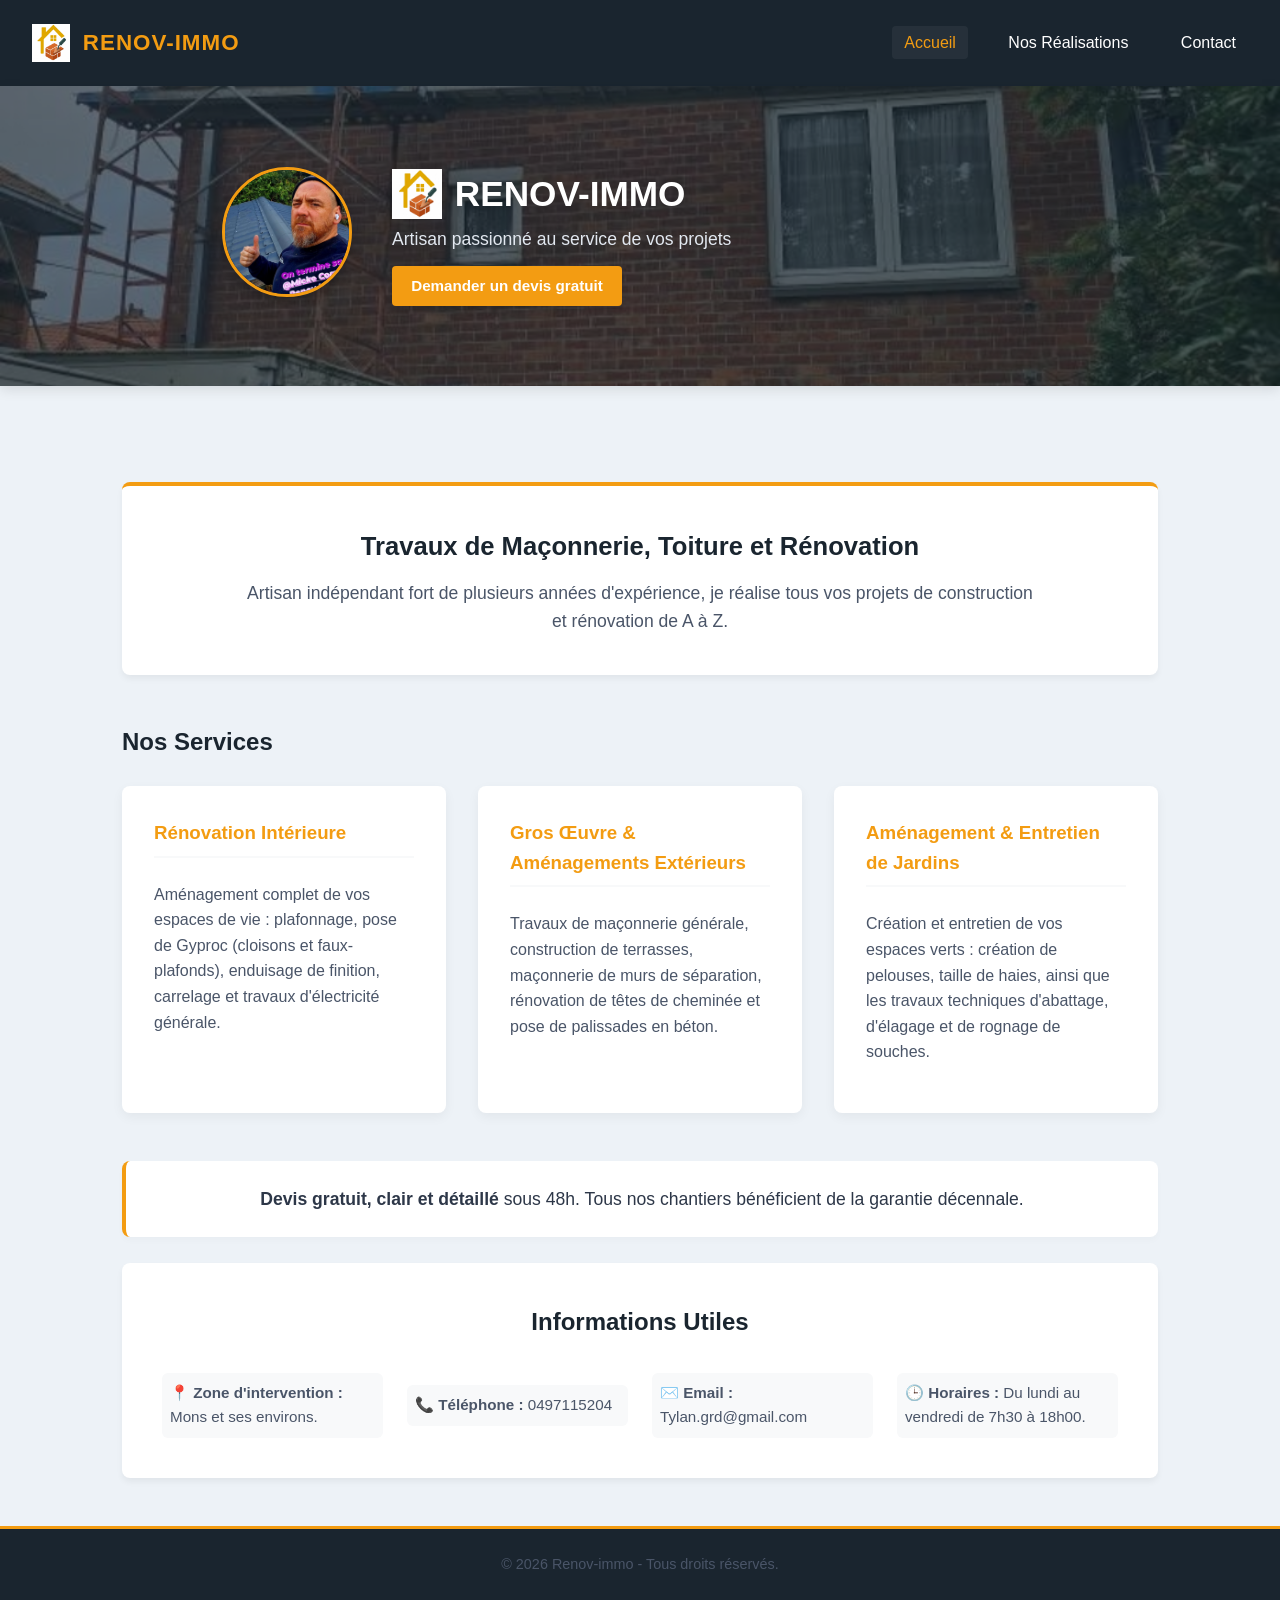
<file: index.html>
<!DOCTYPE html>
<html lang="fr">
<head>
    <meta charset="UTF-8">
    <meta name="viewport" content="width=device-width, initial-scale=1.0">
    <title>Menuiserie & Rénovation - RENOV-IMMO</title>
    <link rel="stylesheet" href="Style.css">
</head>
<body>

    <!--Navigation commune à toutes les pages-->
    <header>
            <div class="logo">
            <img src="images/logo-daron.jpg" alt="Logo RENOV-IMMO" class="logo-img">
            RENOV-IMMO
            </div>
        <nav>
            <a href="index.html" class="active">Accueil</a>
            <a href="portfolio.html">Nos Réalisations</a>
            <a href="contact.html">Contact</a>
        </nav>
    </header>

    <!--Cont principal-->
           <!--La grande bannière animée avec la photo du daron-->
        <section class="hero-banner">
            <div class="banner-slider"></div>
            <div class="hero-content">
                <div class="hero-artisan">
                    <img src="images/padre.jpg" alt="Artisan fier de son travail" class="avatar-artisan">
                </div>
                <div class="hero-text">
                    <h1 class="banner-title">
                        <!--Le logo dans la bannière-->
                        <img src="images/logo-daron.jpg" alt="Logo RENOV'IMMO" class="logo-img-banner">
                        RENOV-IMMO
                    </h1>
                    <p>Artisan passionné au service de vos projets</p>
                    <a href="contact.html" class="hero-btn">Demander un devis gratuit</a>
                </div>

            </div>
        </section>

    <main>
        <!--Section accroche-->
        <section class="hero">
            <h1>Travaux de Maçonnerie, Toiture et Rénovation</h1>
            <p>Artisan indépendant fort de plusieurs années d'expérience, je réalise tous vos projets de construction et rénovation de A à Z.</p>
        </section>

        <!--Section Services-->
        <section class="services">
            <h2>Nos Services</h2>
            <div class="services-list">
                
                <!--Rénovation Intérieur-->
                <div class="service-card">
                    <h3>Rénovation Intérieure</h3>
                    <p>Aménagement complet de vos espaces de vie : plafonnage, pose de Gyproc (cloisons et faux-plafonds), enduisage de finition, carrelage et travaux d'électricité générale.</p>
                </div>

                <!--Rénovation Extérieure & Gros Oeuvre-->
                <div class="service-card">
                    <h3>Gros Œuvre & Aménagements Extérieurs</h3>
                    <p>Travaux de maçonnerie générale, construction de terrasses, maçonnerie de murs de séparation, rénovation de têtes de cheminée et pose de palissades en béton.</p>
                </div>

                <!--Aménagement de Jardins-->
                <div class="service-card">
                    <h3>Aménagement & Entretien de Jardins</h3>
                    <p>Création et entretien de vos espaces verts : création de pelouses, taille de haies, ainsi que les travaux techniques d'abattage, d'élagage et de rognage de souches.</p>
                </div>
                       
                </div>
            </div>
        </section>
 <div class="services-footer">
                            <p> <strong> Devis gratuit, clair et détaillé</strong> sous 48h. Tous nos chantiers bénéficient de la garantie décennale.</p>
                        </div>
                        <br>
        <!--Informations / Coordonnées-->
        <section class="infos-pratiques">
            <h2>Informations Utiles</h2>
            <p>📍 <strong>Zone d'intervention :</strong> Mons et ses environs.</p>
            <p>📞 <strong>Téléphone :</strong> 0497115204</p>
            <p>✉️ <strong>Email :</strong> Tylan.grd@gmail.com</p>
            <p>🕒 <strong>Horaires :</strong> Du lundi au vendredi de 7h30 à 18h00.</p>
        </section>
    </main>

    <!--Pied de page commun-->
    <footer>
        <!-- ATTENTION DEMANDER AU PROFESSEUR SI C'EST BON !!!-->
        <p>&copy; 2026 Renov-immo - Tous droits réservés.</p>
    </footer>

</body>
</html>
</file>
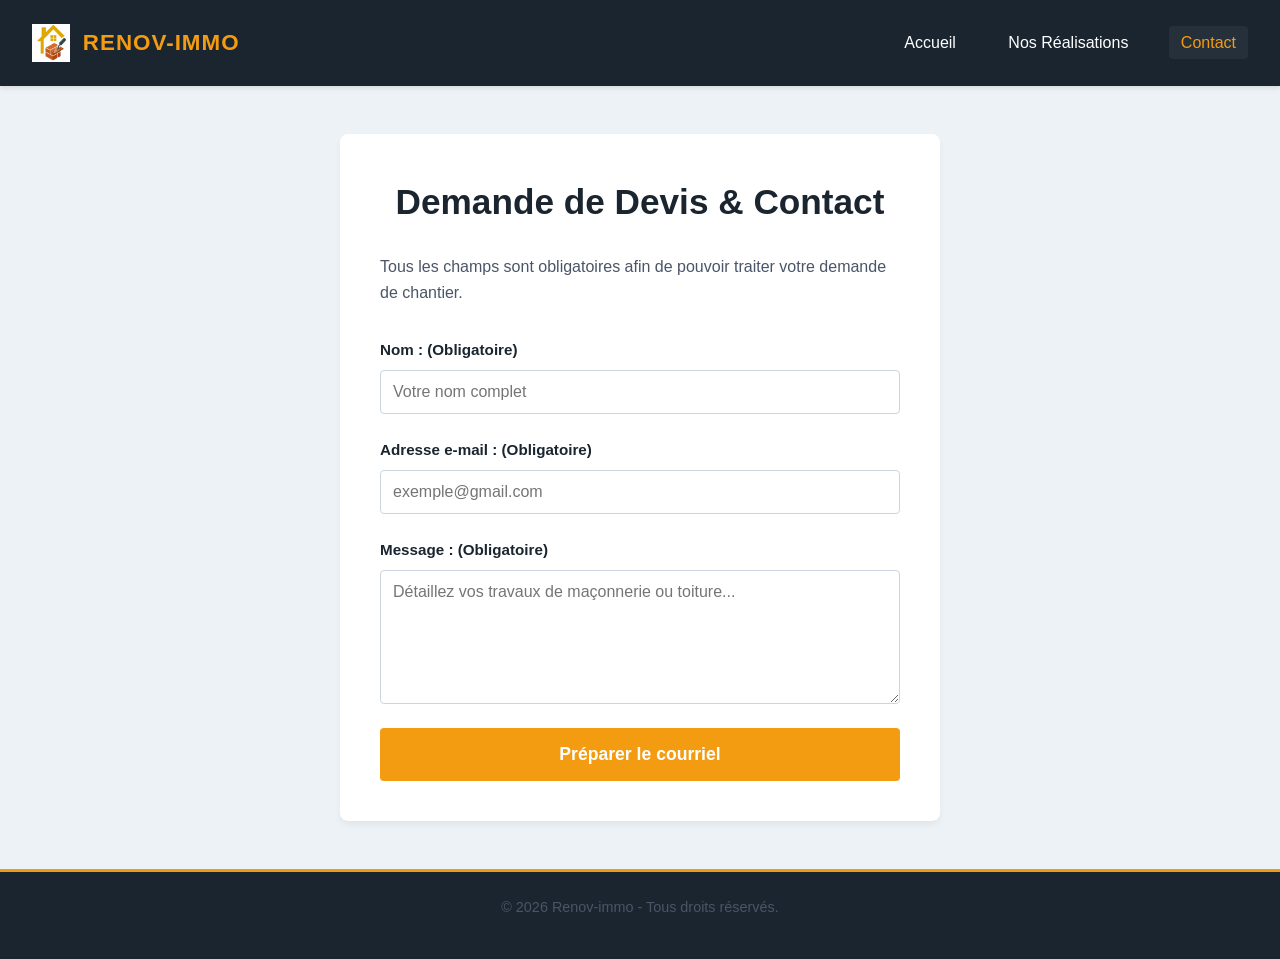
<file: contact.html>
<!DOCTYPE html>
<html lang="fr">
<head>
    <meta charset="UTF-8">
    <meta name="viewport" content="width=device-width, initial-scale=1.0">
    <title>Contactez-nous - Devis Gratuit RENOV-IMMO</title>
    <link rel="stylesheet" href="Style.css">
</head>
<body>

    <header>
            <div class="logo">
            <img src="images/logo-daron.jpg" alt="Logo RENOV-IMMO" class="logo-img">
            RENOV-IMMO
            </div>
        <nav>
            <a href="index.html">Accueil</a>
            <a href="portfolio.html">Nos Réalisations</a>
            <a href="contact.html" class="active">Contact</a>
        </nav>
    </header>

    <main>
        <section class="contact-section">
            <h1>Demande de Devis & Contact</h1>
            <p>Tous les champs sont obligatoires afin de pouvoir traiter votre demande de chantier.</p>

            <form id="formulaire-contact">
                <div class="form-group">
                    <label for="nom">Nom : (Obligatoire)</label>
                    <input type="text" id="nom" name="nom" required placeholder="Votre nom complet">
                </div>

                <div class="form-group">
                    <label for="email">Adresse e-mail : (Obligatoire)</label>
                    <input type="email" id="email" name="email" required placeholder="exemple@gmail.com">
                </div>

                <div class="form-group">
                    <label for="message">Message : (Obligatoire)</label>
                    <textarea id="message" name="message" rows="6" required placeholder="Détaillez vos travaux de maçonnerie ou toiture..."></textarea>
                </div>

                <button type="submit" class="submit-btn">Préparer le courriel</button>
            </form>
        </section>
    </main>

    <!--Pied de page commun-->
    <footer>
         <!-- N'OUBLIE PAS DE DEMANDER AU PROF-->
        <p>&copy; 2026 Renov-immo - Tous droits réservés.</p>
    </footer>

    <script src="contact.js" defer></script>
</body>
</html>
</file>
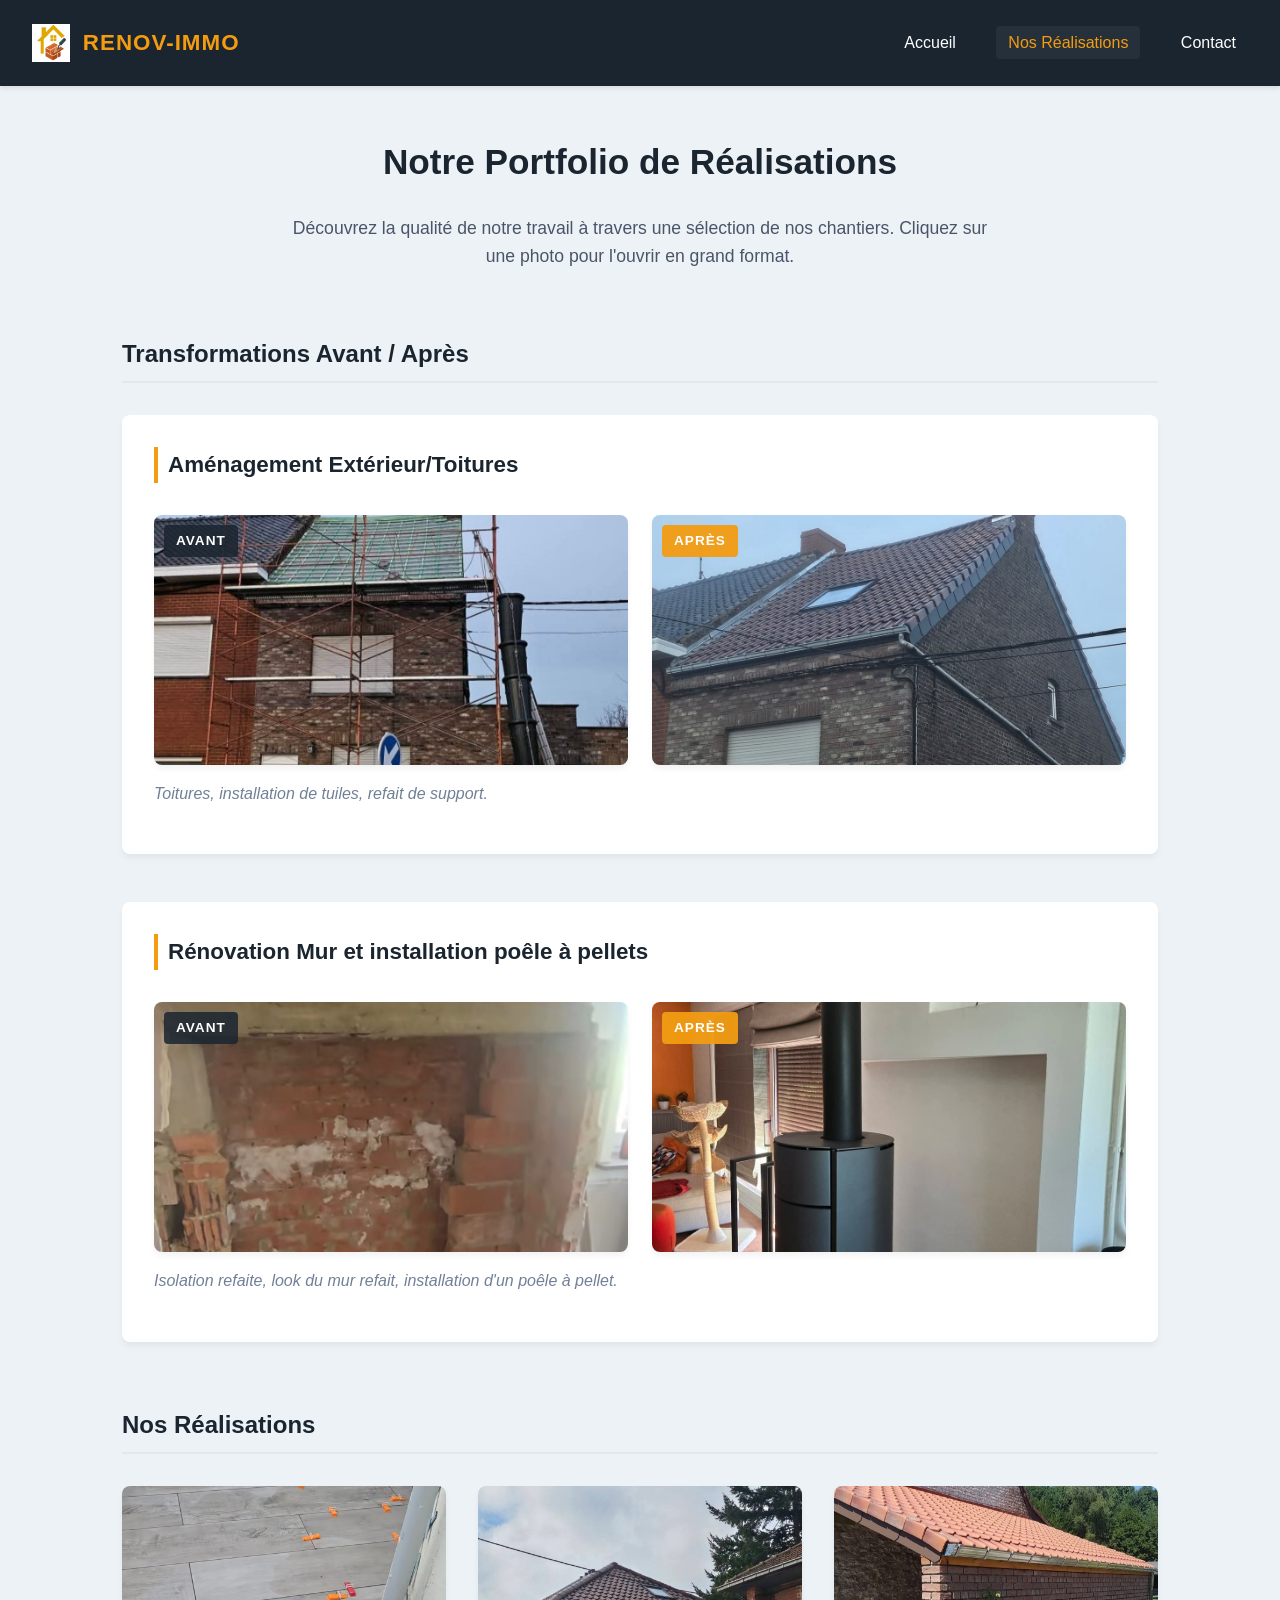
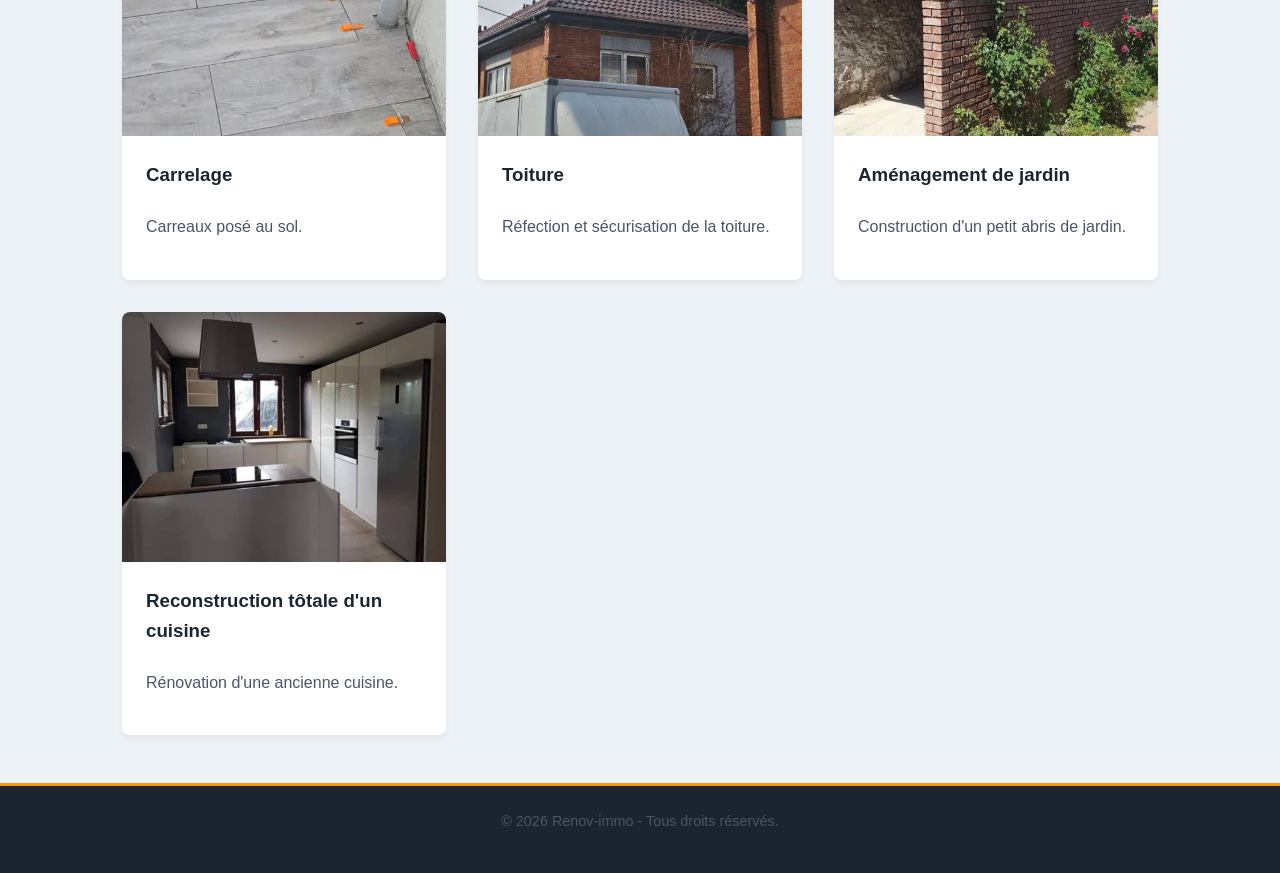
<file: portfolio.html>
<!DOCTYPE html>
<html>
<head>
    <meta charset="utf-8">
    <meta name="viewport" content="width=device-width, initial-scale=1">
   <title>Nos Réalisations - RENOV-IMMO</title>
    <link rel="stylesheet" href="Style.css">
</head>
<body>

    <!-- Navig -->
    <header>
            <div class="logo">
            <img src="images/logo-daron.jpg" alt="Logo RENOV-IMMO" class="logo-img">
            RENOV-IMMO
            </div>
        <nav>
            <a href="index.html">Accueil</a>
            <a href="portfolio.html" class="active">Nos Réalisations</a>
            <a href="contact.html">Contact</a>
        </nav>
    </header>

    <!-- Début du Main pour le Portfo -->
    <main>
        <section class="portfolio-section">
            <h1>Notre Portfolio de Réalisations</h1>
            <p class="intro-text">Découvrez la qualité de notre travail à travers une sélection de nos chantiers. Cliquez sur une photo pour l'ouvrir en grand format.</p>

            <!-- avant/arpès -->
            <h2 class="section-title">Transformations Avant / Après</h2>
            
            <!--proj 1 A/P-->
            <div class="chantier-block">
                <h3>Aménagement Extérieur/Toitures</h3>
                <div class="portfolio-grid grid-duo">
                    <div class="project-card avant">
                        <a href="images/toiture8.jpg" target="_blank" title="Voir en grand">
                            <img src="images/toiture8.jpg" alt="Toiture avant travaux">
                        </a>
                        <div class="badge-temps">Avant</div>
                    </div>
                    <div class="project-card apres">
                        <a href="images/toiture10.jpg" target="_blank" title="Voir en grand">
                            <img src="images/toiture10.jpg" alt="Toitures terminé avec tuiles installés">
                        </a>
                        <div class="badge-temps">Après</div>
                    </div>
                </div>
                <p class="chantier-desc">Toitures, installation de tuiles, refait de support.</p>
            </div>

            <!--proj 2 A/P-->
            <div class="chantier-block">
                <h3>Rénovation Mur et installation poêle à pellets</h3>
                <div class="portfolio-grid grid-duo">
                    <div class="project-card avant">
                        <a href="images/chauffage1.jpg" target="_blank" title="Voir en grand">
                            <img src="images/chauffage1.jpg" alt="Pièce avant travaux">
                        </a>
                        <div class="badge-temps">Avant</div>
                    </div>
                    <div class="project-card apres">
                        <a href="images/chauffage2.jpg" target="_blank" title="Voir en grand">
                            <img src="images/chauffage2.jpg" alt="Mur rénové avec installation poêle à pellets">
                        </a>
                        <div class="badge-temps">Après</div>
                    </div>
                </div>
                <p class="chantier-desc">Isolation refaite, look du mur refait, installation d'un poêle à pellet.</p>
            </div>

            <!--réalisation solo -->
            <h2 class="section-title">Nos Réalisations</h2>
            
            <!--grille pour photo-->
            <div class="portfolio-grid grid-galerie">
                
                <!--Photo Solo 1-->
                <div class="project-card">
                    <a href="images/carrelage.jpg" target="_blank" title="Voir en grand">
                        <img src="images/carrelage.jpg" alt="Mur de séparation en maçonnerie">
                    </a>
                    <div class="project-info">
                        <h3>Carrelage</h3>
                        <p>Carreaux posé au sol.</p>
                    </div>
                </div>

                <!--Photo Solo 2-->
                <div class="project-card">
                    <a href="images/toiture5.jpg" target="_blank" title="Voir en grand">
                        <img src="images/toiture5.jpg" alt="Rénovation de toiture et posse de tuiles">
                    </a>
                    <div class="project-info">
                        <h3>Toiture</h3>
                        <p>Réfection et sécurisation de la toiture.</p>
                    </div>
                </div>

                <!--Photo Solo 3-->
                <div class="project-card">
                    <a href="images/petitgarage4.jpg" target="_blank" title="Voir en grand">
                        <img src="images/petitgarage4.jpg" alt="Arbis construit">
                    </a>
                    <div class="project-info">
                        <h3>Aménagement de jardin</h3>
                        <p>Construction d'un petit abris de jardin.</p>
                    </div>
                </div>

                <!--Photo Solo 4-->
                <div class="project-card">
                    <a href="images/cuisine2.jpg" target="_blank" title="Voir en grand">
                        <img src="images/cuisine2.jpg" alt="Nouvelle cuisine">
                    </a>
                    <div class="project-info">
                        <h3>Reconstruction tôtale d'un cuisine</h3>
                        <p>Rénovation d'une ancienne cuisine.</p>
                    </div>
                </div>

            </div>
        </section>
    </main>
    <!--Fin du Main-->

    <!--Pied de page commun-->
    <footer>
         <!-- ATTENTION DEMANDER AU PROFESSEUR SI C'EST BON !!! OUBLIE PAS-->
        <p>&copy; 2026 Renov-immo - Tous droits réservés.</p>
    </footer>

</body>
</html>
</file>
<file: Style.css>
* {
    box-sizing: border-box;
    margin: 0;
    padding: 0;
}

body {
    font-family: 'Segoe UI', Roboto, Helvetica, Arial, sans-serif;
    line-height: 1.6;
    background-color: #edf2f7;
    color: #2d3748;
    display: flex;
    flex-direction: column;
    min-height: 100vh;
}


header {
    background-color: #1a252f;
    color: #ffffff;
    padding: 1.5rem 2rem;
    display: flex;
    justify-content: space-between;
    align-items: center;
    box-shadow: 0 2px 5px rgba(0,0,0,0.1);
}

header .logo {
    font-size: 1.4rem;
    font-weight: 700;
    letter-spacing: 1px;
    color: #f39c12;
}

header nav a {
    color: #ffffff;
    text-decoration: none;
    margin-left: 1.5rem;
    font-weight: 500;
    transition: color 0.3s ease;
    padding: 0.5rem 0.75rem;
    border-radius: 4px;
}

header nav a:hover, header nav a.active {
    color: #f39c12;
    background-color: rgba(255, 255, 255, 0.05);
}


main {
    flex: 1;
    padding: 3rem 2rem;
    max-width: 1100px;
    margin: 0 auto;
    width: 100%;
}

h1, h2, h3 {
    color: #1a252f;
    margin-bottom: 1.5rem;
}

h1 {
    font-size: 2.2rem;
    text-align: center;
}

p {
    margin-bottom: 1rem;
    color: #4a5568;
}


.hero-banner {
    position: relative;
    width: 100%;
    min-height: 300px;
    display: flex;
    align-items: center;
    justify-content: center;
    overflow: hidden;
    margin-bottom: 3rem;
    box-shadow: 0 4px 12px rgba(0,0,0,0.1);
}

.banner-slider {
    position: absolute;
    top: 0;
    left: 0;
    width: 100%;
    height: 100%;
    background-image: url('images/toiture2.jpg');
    background-size: cover;
    background-position: center;
    z-index: 1;
    animation: backgroundSlideshow 12s infinite ease-in-out;
}

.hero-banner::before {
    content: '';
    position: absolute;
    top: 0;
    left: 0;
    width: 100%;
    height: 100%;
    background-color: rgba(26, 37, 47, 0.65);
    z-index: 2;
}

.hero-content {
    position: relative;
    z-index: 3;
    display: flex;
    align-items: center;
    gap: 2.5rem;
    padding: 1rem 2rem;
    max-width: 900px;
    color: #ffffff;
    width: 100%;
}

.avatar-artisan {
    width: 130px;
    height: 130px;
    object-fit: cover;
    border-radius: 50%;
    border: 3px solid #f39c12;
    box-shadow: 0 4px 10px rgba(0,0,0,0.3);
}

.hero-text {
    text-align: left;
}

.hero-text h1 {
    color: #ffffff;
    text-align: left;
    margin-bottom: 0.2rem;
    font-size: 2.2rem;
}

.hero-text p {
    color: #e2e8f0;
    font-size: 1.1rem;
    margin: 0;
}

@keyframes backgroundSlideshow {
    0%, 100% { background-image: url('images/toiture9.jpg'); }
    33% { background-image: url('images/toiture7.jpg'); }
    66% { background-image: url('images/tuyaux1.jpg'); }
}

.hero {
    background-color: #ffffff;
    padding: 2.5rem;
    border-radius: 8px;
    text-align: center;
    box-shadow: 0 4px 6px rgba(0,0,0,0.05);
    margin-bottom: 3rem;
    border-top: 4px solid #f39c12;
}

.hero h1 {
    font-size: 1.6rem;
    color: #1a252f;
    margin-bottom: 0.75rem;
    text-align: center;
}

.hero p {
    font-size: 1.1rem;
    color: #4a5568;
    max-width: 800px;
    margin: 0 auto;
}

.hero-btn {
    display: inline-block;
    margin-top: 0.8rem;
    background-color: #f39c12;
    color: #ffffff;
    text-decoration: none;
    padding: 0.5rem 1.2rem;
    font-size: 0.95rem;
    font-weight: 600;
    border-radius: 4px;
    transition: background-color 0.2s ease, transform 0.2s ease;
    box-shadow: 0 4px 6px rgba(0, 0, 0, 0.1);
}
.hero-btn:hover {
    background-color: #d6860b;
    transform: translateY(-2px);
}

.services-list {
    display: grid;
    grid-template-columns: repeat(auto-fit, minmax(300px, 1fr));
    gap: 2rem;
    margin-bottom: 3rem;
}

.service-card {
    background: #ffffff;
    padding: 2rem;
    border-radius: 8px;
    box-shadow: 0 4px 12px rgba(0, 0, 0, 0.05); 
    transition: transform 0.3s ease, box-shadow 0.3s ease; 
}

.service-card:hover {
    transform: translateY(-5px); /* La carte monte légèrement */
    box-shadow: 0 10px 20px rgba(26, 37, 47, 0.12); 
}

.service-card h3 {
    color: #f39c12;
    border-bottom: 2px solid #f8f9fa;
    padding-bottom: 0.5rem;
}

.infos-pratiques {
    background: #ffffff;
    padding: 2.5rem;
    border-radius: 8px;
    box-shadow: 0 4px 6px rgba(0,0,0,0.05);
    display: grid;
    grid-template-columns: repeat(auto-fit, minmax(220px, 1fr)); 
    gap: 1.5rem;
    align-items: center;
}
.infos-pratiques h2 {
    grid-column: 1 / -1; 
    margin-bottom: 0.5rem;
    text-align: center;
}
.infos-pratiques p {
    margin: 0;
    padding: 0.5rem;
    background-color: #f8f9fa;
    border-radius: 6px;
    font-size: 0.95rem;
}


.services-footer {
    text-align: center;
    margin-top: 2rem;
    padding: 1.5rem;
    background-color: #fff;
    border-radius: 8px;
    box-shadow: 0 4px 6px rgba(0, 0, 0, 0.02);
    border-left: 4px solid #f39c12;
}

.services-footer p {
    margin: 0;
    font-size: 1.1rem;
    color: #2d3748;
}


.section-title {
    margin-top: 4rem;
    margin-bottom: 2rem;
    border-bottom: 2px solid #e2e8f0;
    padding-bottom: 0.5rem;
    color: #1a252f;
}

.intro-text {
    text-align: center;
    font-size: 1.1rem;
    max-width: 700px;
    margin: 0 auto 2rem auto;
}

.chantier-block {
    background: #ffffff;
    padding: 2rem;
    border-radius: 8px;
    box-shadow: 0 4px 6px rgba(0,0,0,0.05);
    margin-bottom: 3rem;
}

.chantier-block h3 {
    font-size: 1.4rem;
    color: #1a252f;
    border-left: 4px solid #f39c12;
    padding-left: 10px;
    margin-bottom: 1rem;
}

.chantier-desc {
    margin-top: 1rem;
    font-style: italic;
    color: #718096;
}

.portfolio-grid {
    display: grid;
    gap: 2rem;
    margin-top: 2rem;
}

.grid-duo {
    grid-template-columns: repeat(2, 1fr);
    gap: 1.5rem;
}

.grid-galerie {
    grid-template-columns: repeat(auto-fit, minmax(300px, 1fr));
}

.project-card {
    position: relative;
    background: #ffffff;
    border-radius: 8px;
    overflow: hidden;
    box-shadow: 0 4px 6px rgba(0,0,0,0.05);
}

.project-card img {
    width: 100%;
    height: 250px;
    object-fit: cover;
    display: block;
    transition: transform 0.3s ease;
}

.project-card:hover img {
    transform: scale(1.03);
}

.project-info {
    padding: 1.5rem;
}

.badge-temps {
    position: absolute;
    top: 10px;
    left: 10px;
    background-color: rgba(26, 37, 47, 0.85);
    color: #ffffff;
    padding: 5px 12px;
    font-weight: bold;
    font-size: 0.85rem;
    border-radius: 4px;
    text-transform: uppercase;
    letter-spacing: 1px;
    pointer-events: none;
}

.project-card.apres .badge-temps {
    background-color: rgba(243, 156, 18, 0.95);
}


.contact-section {
    max-width: 600px;
    margin: 0 auto;
    background: #ffffff;
    padding: 2.5rem;
    border-radius: 8px;
    box-shadow: 0 4px 6px rgba(0,0,0,0.05);
}

#formulaire-contact {
    display: flex;
    flex-direction: column;
    gap: 1.5rem;
    margin-top: 2rem;
}

.form-group {
    display: flex;
    flex-direction: column;
    gap: 0.5rem;
}

.form-group label {
    font-weight: 600;
    color: #1a252f;
    font-size: 0.95rem;
}

.form-group input, .form-group textarea {
    padding: 0.75rem;
    border: 1px solid #cbd5e0;
    border-radius: 4px;
    font-family: inherit;
    font-size: 1rem;
    transition: border-color 0.2s ease;
}

.form-group input:focus, .form-group textarea:focus {
    outline: none;
    border-color: #f39c12;
    box-shadow: 0 0 0 3px rgba(243, 156, 18, 0.1);
}

.submit-btn {
    background-color: #f39c12;
    color: #ffffff;
    border: none;
    padding: 1rem;
    font-size: 1.1rem;
    font-weight: 600;
    border-radius: 4px;
    cursor: pointer;
    transition: background-color 0.2s ease;
}

.submit-btn:hover {
    background-color: #d6860b;
}


footer {
    background-color: #1a252f;
    color: #a0aec0;
    text-align: center;
    padding: 1.5rem;
    font-size: 0.9rem;
    margin-top: auto;
    border-top: 3px solid #f39c12;
}


@media (max-width: 768px) {
    header {
        flex-direction: column;
        gap: 1rem;
        text-align: center;
    }

    header nav a {
        margin: 0 0.5rem;
    }

    main {
        padding: 2rem 1rem;
    }

    .hero-content {
        flex-direction: column;
        text-align: center;
        gap: 1.5rem;
    }
    
    .hero-text {
        text-align: center;
    }
    
    .hero-text h1 {
        text-align: center;
        font-size: 2rem;
    }
    
    .avatar-artisan {
        width: 130px;
        height: 130px;
    }

    h1 {
        font-size: 1.8rem;
    }

    .grid-duo {
        grid-template-columns: 1fr;
    }
    
    .portfolio-grid {
        grid-template-columns: 1fr;
    }
}


header .logo {
    display: flex;        
    align-items: center;   
    gap: 0.8rem;           
    font-size: 1.4rem;
    font-weight: 700;
    letter-spacing: 1px;
    color: #f39c12;
}

.logo-img {
    height: 38px;          
    width: auto;
    object-fit: contain;
}


.banner-title {
    display: flex;
    align-items: center;
    gap: 0.8rem;
}

.logo-img-banner {
    height: 50px; 
    width: auto;
}
</file>
